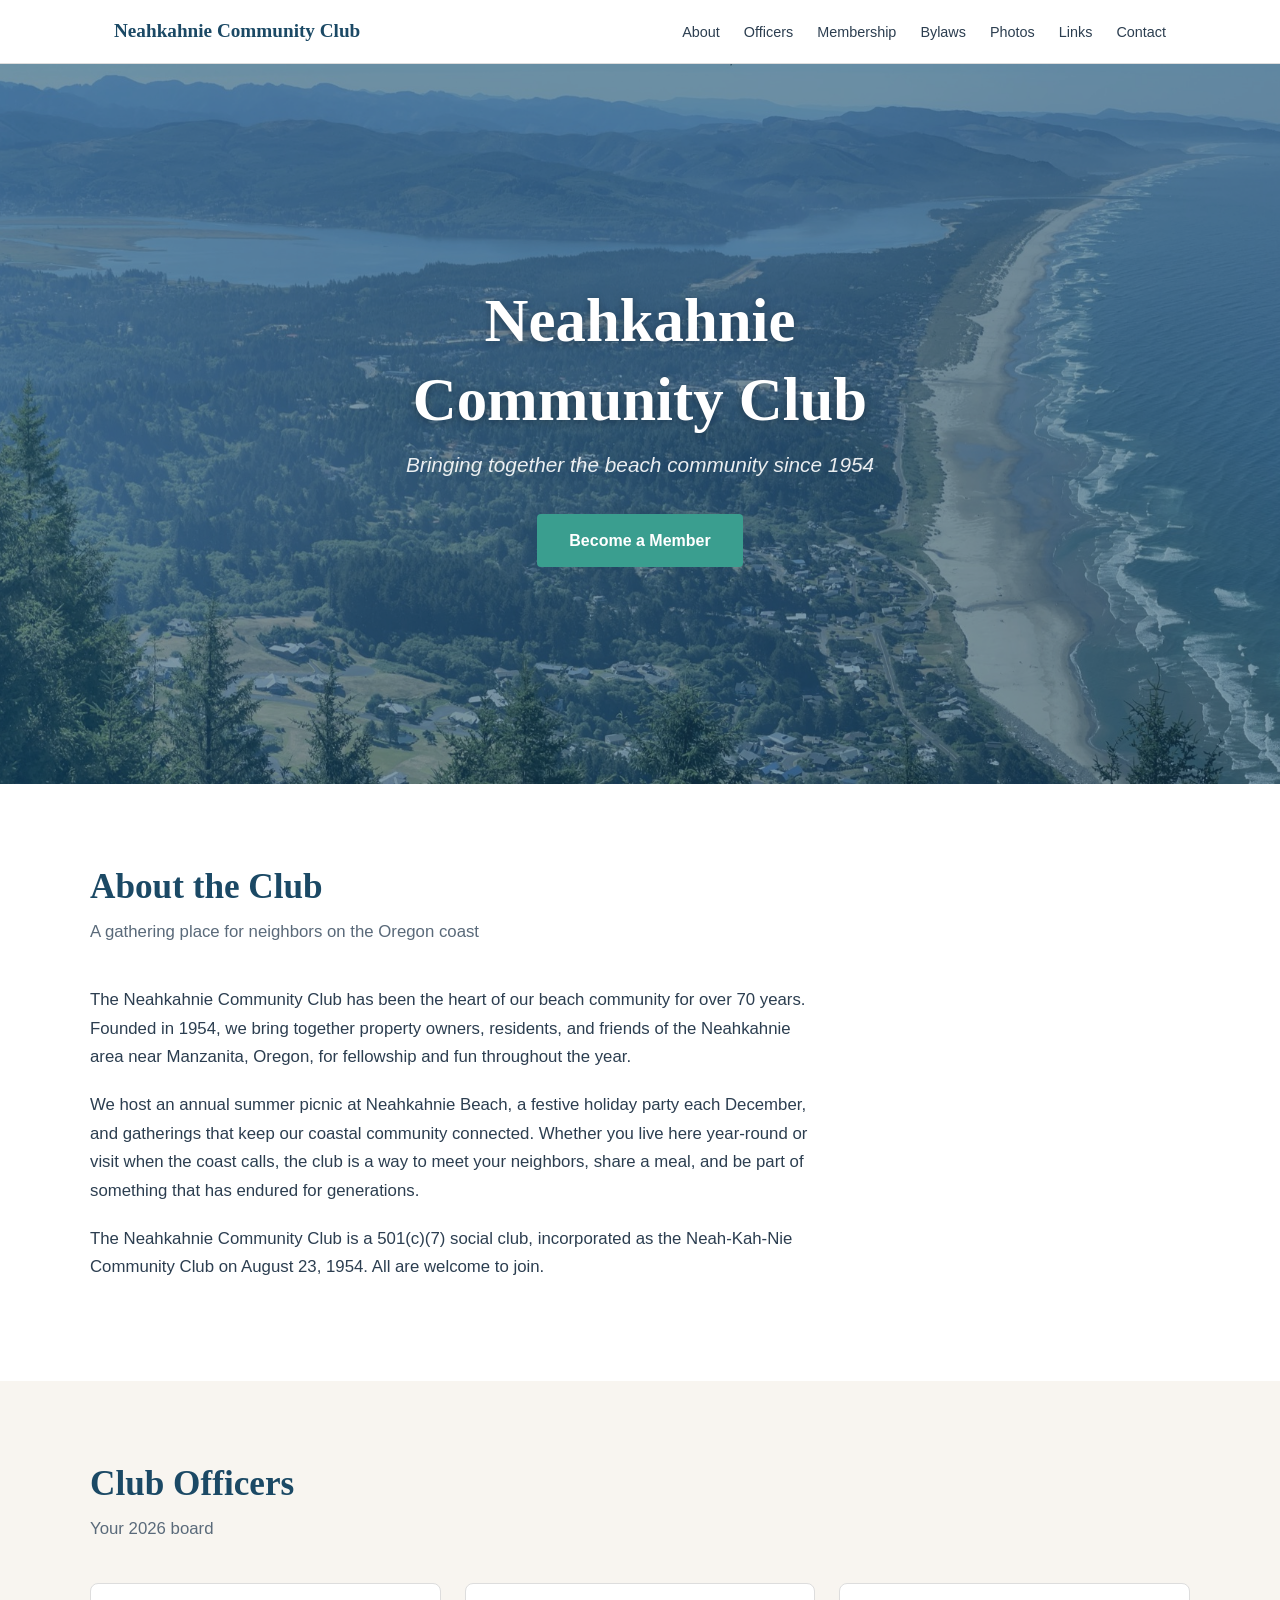
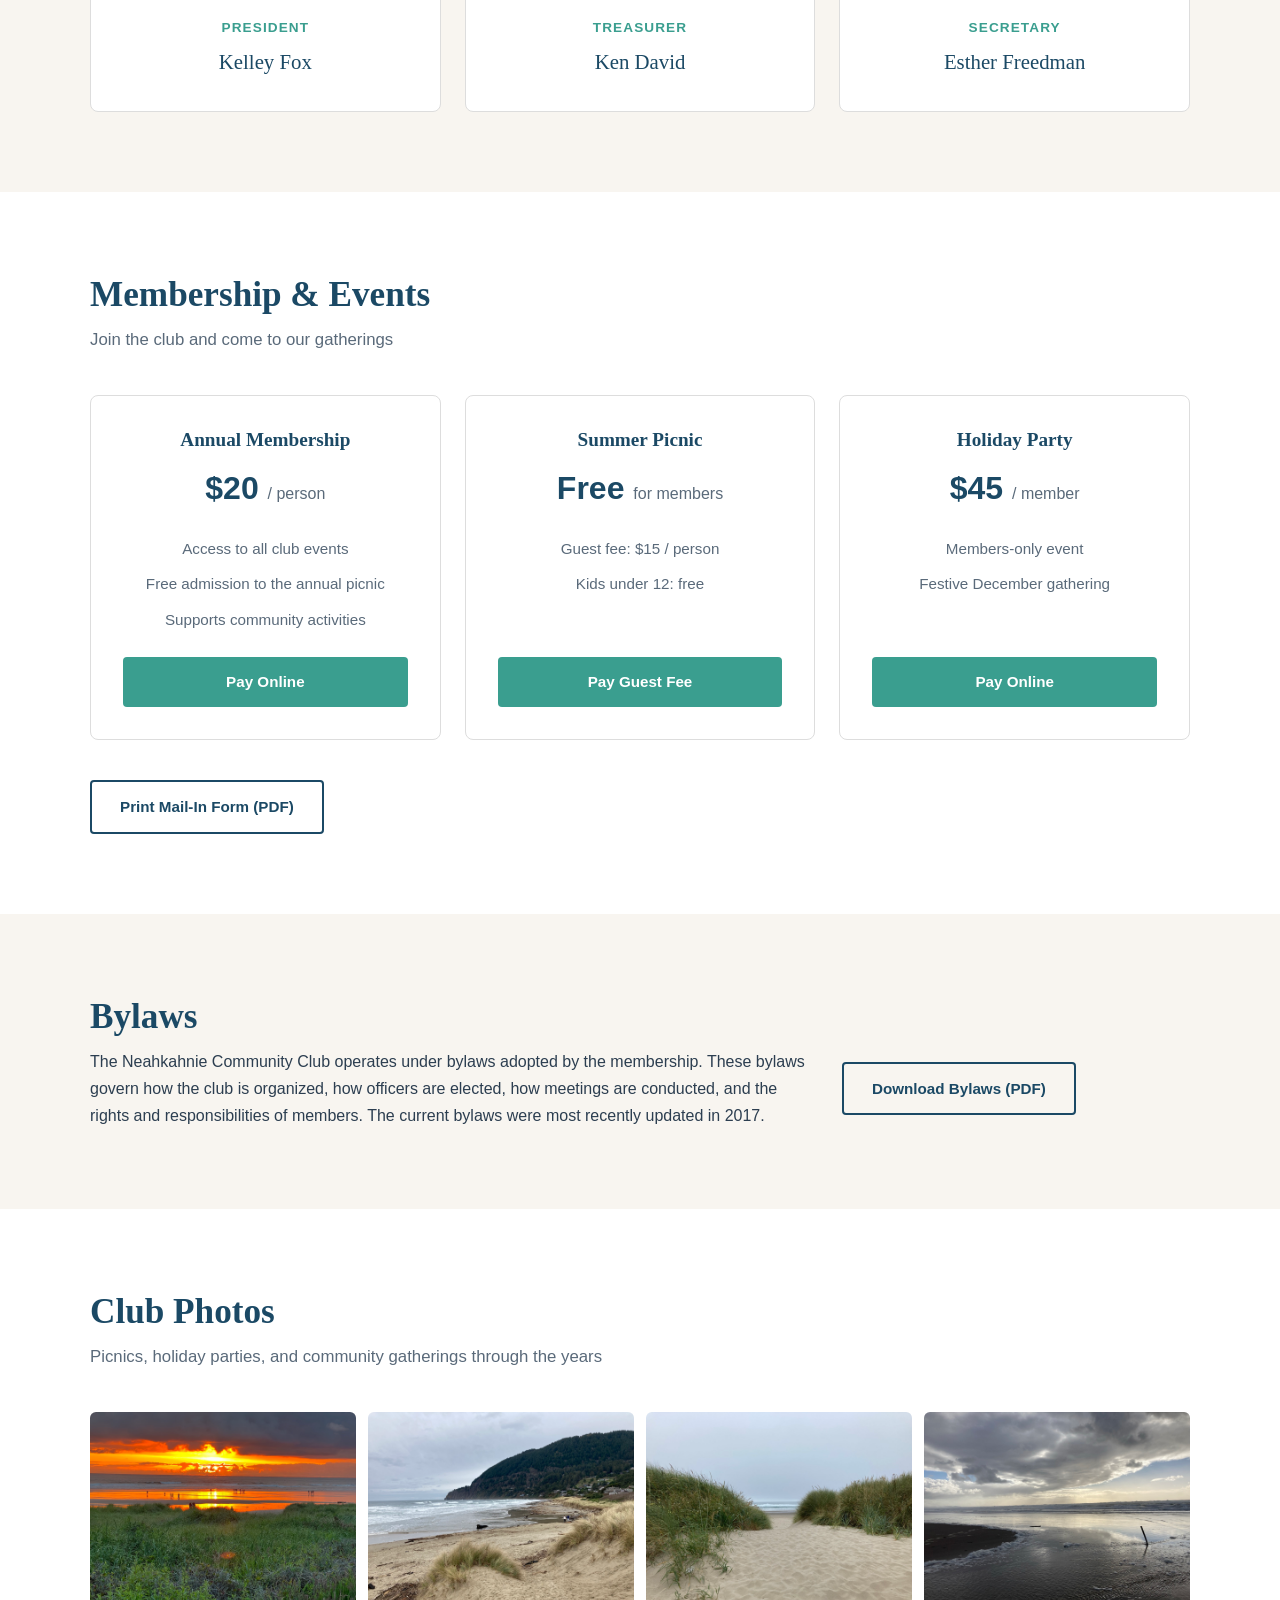
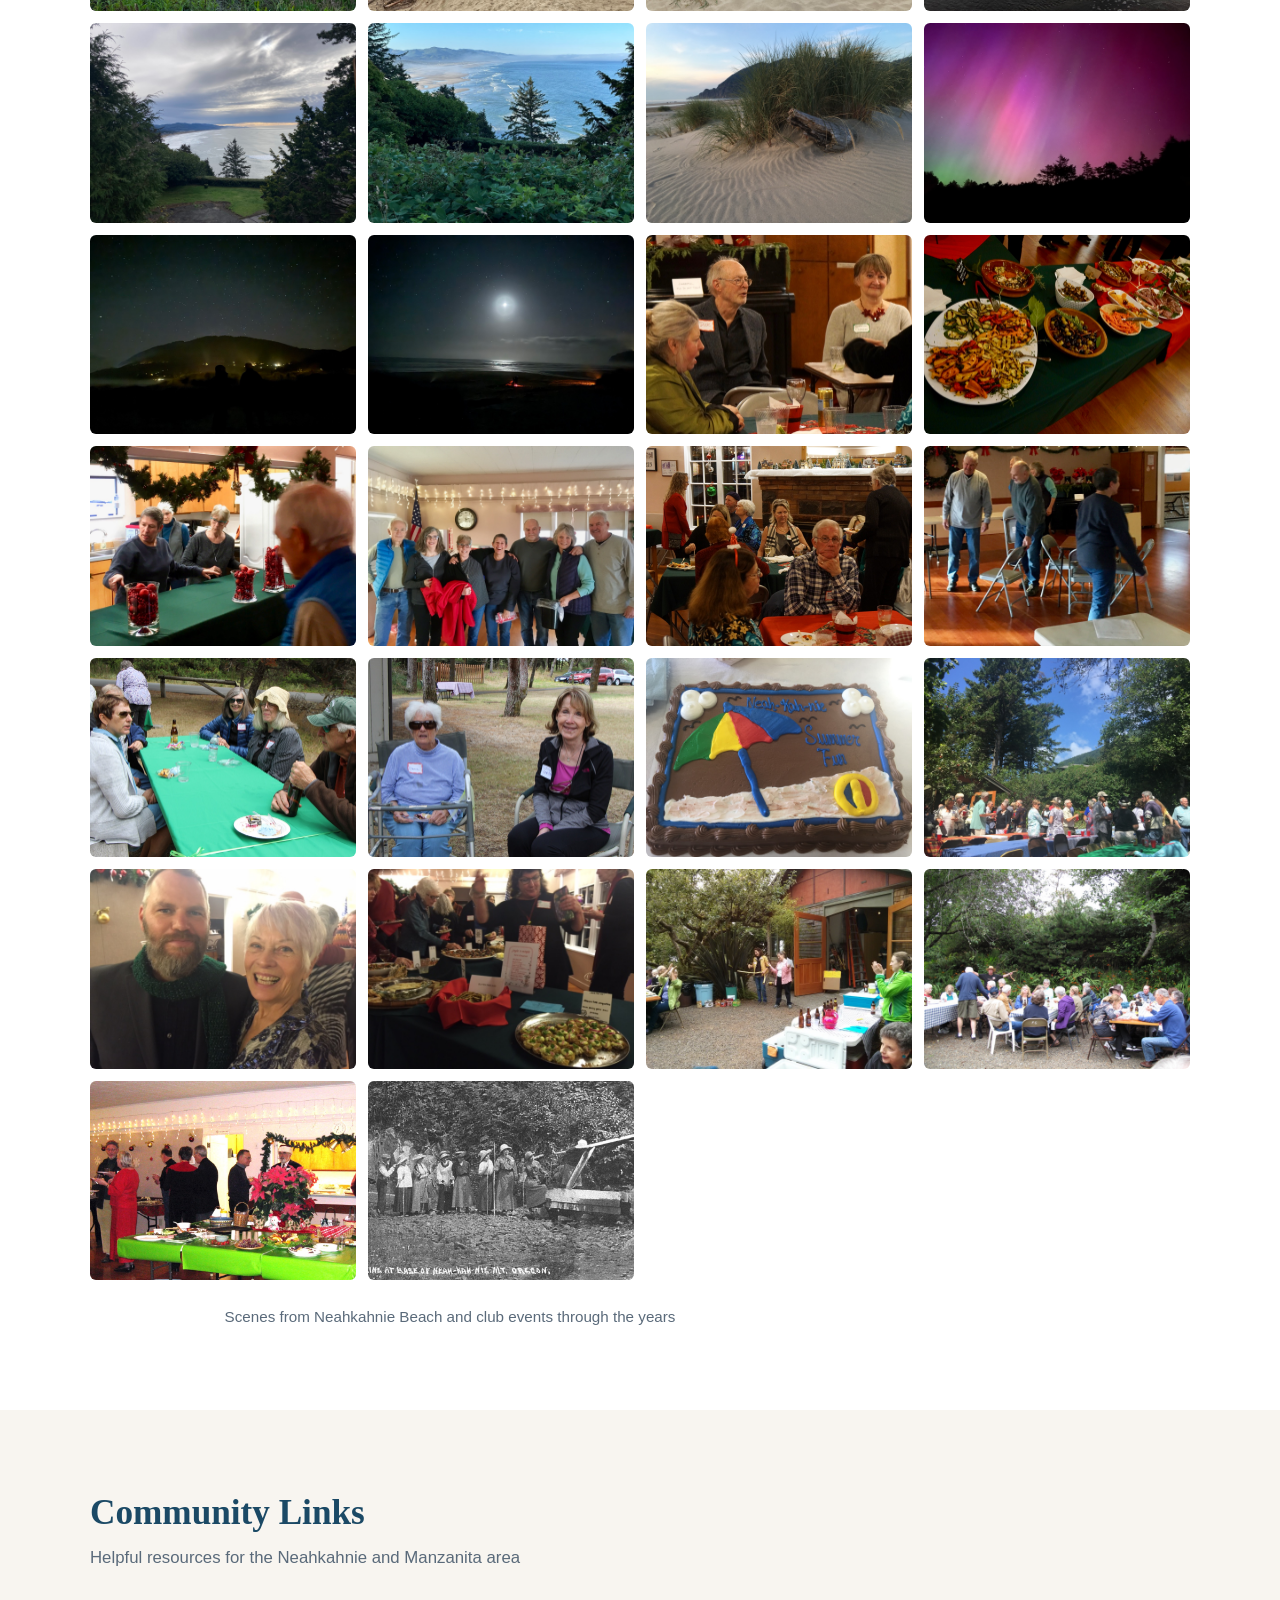
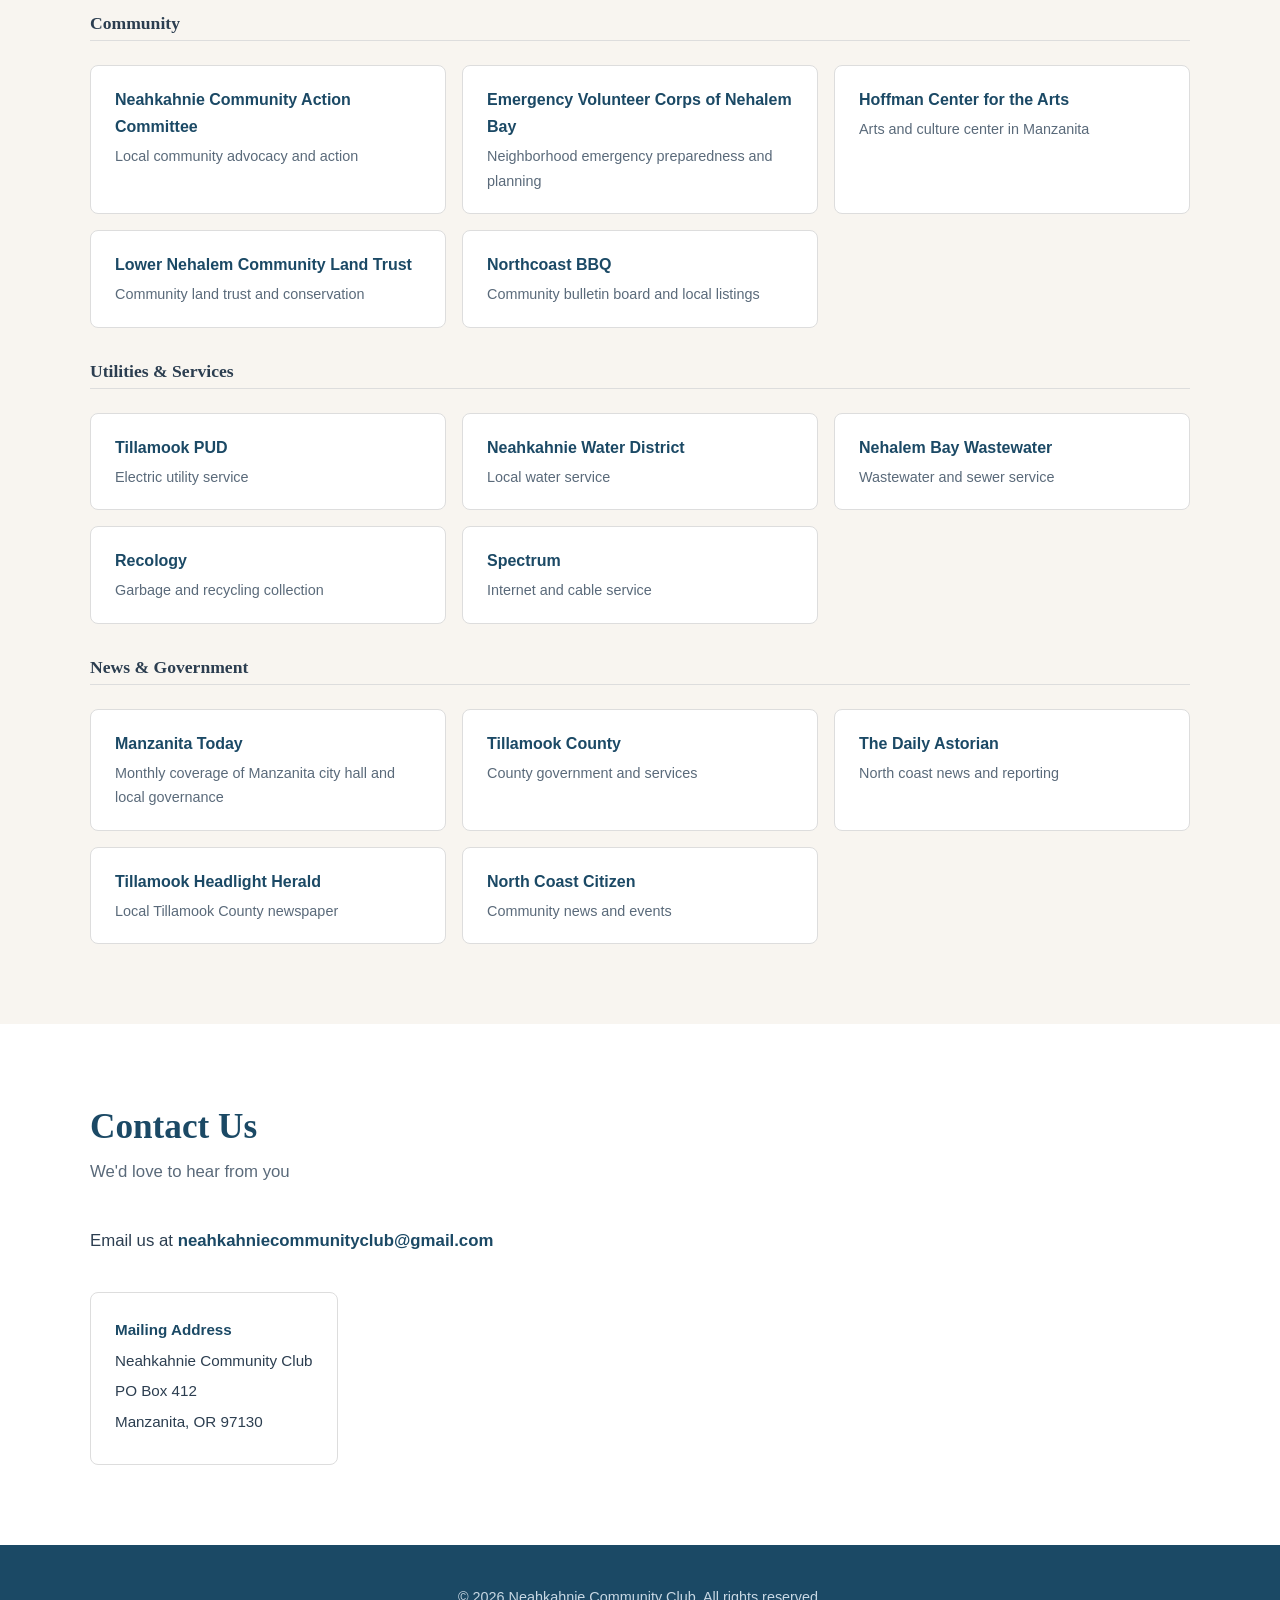
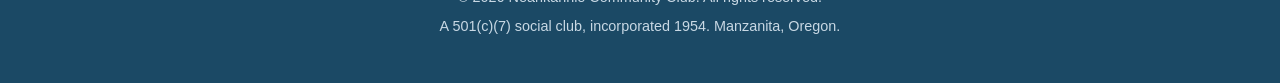
<file: index.html>
<!DOCTYPE html>
<html lang="en">
<head>
  <meta charset="UTF-8">
  <meta name="viewport" content="width=device-width, initial-scale=1.0">
  <title>Neahkahnie Community Club</title>
  <meta name="description" content="The Neahkahnie Community Club is a community club for property owners and residents of the Neahkahnie area near Manzanita, Oregon. Join us for picnics, holiday parties, and community gatherings.">
  <link rel="icon" href="favicon.ico">
  <link rel="stylesheet" href="css/styles.css">
</head>
<body>

  <!-- Navigation -->
  <nav class="nav" role="navigation" aria-label="Main navigation">
    <div class="nav-inner">
      <a href="#" class="nav-logo">Neahkahnie Community Club</a>
      <button class="nav-toggle" aria-label="Toggle navigation" aria-expanded="false" onclick="document.querySelector('.nav-links').classList.toggle('open'); this.setAttribute('aria-expanded', this.getAttribute('aria-expanded') === 'true' ? 'false' : 'true')">
        <svg viewBox="0 0 24 24" aria-hidden="true"><path d="M3 6h18M3 12h18M3 18h18" stroke-linecap="round"/></svg>
      </button>
      <ul class="nav-links">
        <li><a href="#about">About</a></li>
        <li><a href="#officers">Officers</a></li>
        <li><a href="#membership">Membership</a></li>
        <li><a href="#bylaws">Bylaws</a></li>
        <li><a href="#photos">Photos</a></li>
        <li><a href="#links">Links</a></li>
        <li><a href="#contact">Contact</a></li>
      </ul>
    </div>
  </nav>

  <!-- Hero -->
  <header class="hero">
    <div class="hero-content">
      <h1>Neahkahnie Community Club</h1>
      <p class="tagline">Bringing together the beach community since 1954</p>
      <a href="#membership" class="btn">Become a Member</a>
    </div>
  </header>

  <!-- About -->
  <section id="about" class="section">
    <div class="section-inner">
      <h2>About the Club</h2>
      <p class="section-subtitle">A gathering place for neighbors on the Oregon coast</p>
      <div class="about-text">
        <p>The Neahkahnie Community Club has been the heart of our beach community for over 70 years. Founded in 1954, we bring together property owners, residents, and friends of the Neahkahnie area near Manzanita, Oregon, for fellowship and fun throughout the year.</p>
        <p>We host an annual summer picnic at Neahkahnie Beach, a festive holiday party each December, and gatherings that keep our coastal community connected. Whether you live here year-round or visit when the coast calls, the club is a way to meet your neighbors, share a meal, and be part of something that has endured for generations.</p>
        <p>The Neahkahnie Community Club is a 501(c)(7) social club, incorporated as the Neah-Kah-Nie Community Club on August 23, 1954. All are welcome to join.</p>
      </div>
    </div>
  </section>

  <!-- Officers -->
  <section id="officers" class="section section-alt">
    <div class="section-inner">
      <h2>Club Officers</h2>
      <p class="section-subtitle">Your 2026 board</p>
      <div class="officers-grid">
        <div class="officer-card">
          <p class="role">President</p>
          <p class="name">Kelley Fox</p>
        </div>
        <div class="officer-card">
          <p class="role">Treasurer</p>
          <p class="name">Ken David</p>
        </div>
        <div class="officer-card">
          <p class="role">Secretary</p>
          <p class="name">Esther Freedman</p>
        </div>
      </div>
    </div>
  </section>

  <!-- Membership -->
  <section id="membership" class="section">
    <div class="section-inner">
      <h2>Membership &amp; Events</h2>
      <p class="section-subtitle">Join the club and come to our gatherings</p>
      <div class="pricing-grid">
        <div class="price-card">
          <h3>Annual Membership</h3>
          <p class="price">$20 <span class="price-unit">/ person</span></p>
          <ul class="details">
            <li>Access to all club events</li>
            <li>Free admission to the annual picnic</li>
            <li>Supports community activities</li>
          </ul>
          <a href="https://buy.stripe.com/3cI14ncNXg4Ff100Ai83C03" class="btn-primary price-card-btn" target="_blank" rel="noopener">Pay Online</a>
        </div>
        <div class="price-card">
          <h3>Summer Picnic</h3>
          <p class="price">Free <span class="price-unit">for members</span></p>
          <ul class="details">
            <li>Guest fee: $15 / person</li>
            <li>Kids under 12: free</li>
          </ul>
          <a href="https://buy.stripe.com/9B6cN5cNX4lX0663Mu83C01" class="btn-primary price-card-btn" target="_blank" rel="noopener">Pay Guest Fee</a>
        </div>
        <div class="price-card">
          <h3>Holiday Party</h3>
          <p class="price">$45 <span class="price-unit">/ member</span></p>
          <ul class="details">
            <li>Members-only event</li>
            <li>Festive December gathering</li>
          </ul>
          <a href="https://buy.stripe.com/7sY3cv15f19LaKK96O83C02" class="btn-primary price-card-btn" target="_blank" rel="noopener">Pay Online</a>
        </div>
      </div>
      <div class="membership-actions">
        <a href="membership-form.html" class="btn-outline">Print Mail-In Form (PDF)</a>
      </div>
    </div>
  </section>

  <!-- Bylaws -->
  <section id="bylaws" class="section section-alt">
    <div class="section-inner">
      <h2>Bylaws</h2>
      <div class="bylaws-content">
        <p>The Neahkahnie Community Club operates under bylaws adopted by the membership. These bylaws govern how the club is organized, how officers are elected, how meetings are conducted, and the rights and responsibilities of members. The current bylaws were most recently updated in 2017.</p>
        <a href="assets/bylaws-2017.pdf" class="btn-outline" target="_blank" rel="noopener">Download Bylaws (PDF)</a>
      </div>
    </div>
  </section>

  <!-- Photos -->
  <section id="photos" class="section">
    <div class="section-inner">
      <h2>Club Photos</h2>
      <p class="section-subtitle">Picnics, holiday parties, and community gatherings through the years</p>
      <div class="gallery-grid">
        <div class="gallery-item">
          <img src="photos/IMG_1591.jpg" alt="Sunset reflected on Neahkahnie Beach" loading="lazy">
        </div>
        <div class="gallery-item">
          <img src="photos/IMG_2857.jpg" alt="Neahkahnie Beach looking toward the mountain" loading="lazy">
        </div>
        <div class="gallery-item">
          <img src="photos/IMG_3020.jpg" alt="Path through the dunes to the ocean" loading="lazy">
        </div>
        <div class="gallery-item">
          <img src="photos/IMG_3000.jpg" alt="Dramatic clouds over the beach" loading="lazy">
        </div>
        <div class="gallery-item">
          <img src="photos/IMG_2109.jpg" alt="Coastal overlook with clouds and ocean" loading="lazy">
        </div>
        <div class="gallery-item">
          <img src="photos/IMG_2146.jpg" alt="Beach view through the trees" loading="lazy">
        </div>
        <div class="gallery-item">
          <img src="photos/IMG-3010.jpg" alt="Dune grass and sand ripples" loading="lazy">
        </div>
        <div class="gallery-item">
          <img src="photos/IMG_8491.jpg" alt="Northern lights over Neahkahnie" loading="lazy">
        </div>
        <div class="gallery-item">
          <img src="photos/IMG_2706.jpg" alt="Starry night sky over the coast" loading="lazy">
        </div>
        <div class="gallery-item">
          <img src="photos/IMG_2705.jpg" alt="Moonlit beach at night" loading="lazy">
        </div>
        <div class="gallery-item">
          <img src="photos/holiday-2019-01.jpg" alt="Holiday Party 2019" loading="lazy">
        </div>
        <div class="gallery-item">
          <img src="photos/holiday-2019-02.jpg" alt="Holiday Party 2019" loading="lazy">
        </div>
        <div class="gallery-item">
          <img src="photos/holiday-2019-03.jpg" alt="Holiday Party 2019" loading="lazy">
        </div>
        <div class="gallery-item">
          <img src="photos/holiday-2019-04.jpg" alt="Holiday Party 2019" loading="lazy">
        </div>
        <div class="gallery-item">
          <img src="photos/holiday-2019-05.jpg" alt="Holiday Party 2019" loading="lazy">
        </div>
        <div class="gallery-item">
          <img src="photos/holiday-2019-06.jpg" alt="Holiday Party 2019" loading="lazy">
        </div>
        <div class="gallery-item">
          <img src="photos/picnic-2016-01.jpg" alt="Summer Picnic 2016" loading="lazy">
        </div>
        <div class="gallery-item">
          <img src="photos/picnic-2016-02.jpg" alt="Summer Picnic 2016" loading="lazy">
        </div>
        <div class="gallery-item">
          <img src="photos/picnic-2015-01.jpg" alt="Summer Picnic 2015" loading="lazy">
        </div>
        <div class="gallery-item">
          <img src="photos/picnic-2015-02.jpg" alt="Summer Picnic 2015" loading="lazy">
        </div>
        <div class="gallery-item">
          <img src="photos/holiday-2015-01.jpg" alt="Holiday Party 2015" loading="lazy">
        </div>
        <div class="gallery-item">
          <img src="photos/holiday-2015-02.jpg" alt="Holiday Party 2015" loading="lazy">
        </div>
        <div class="gallery-item">
          <img src="photos/picnic-2013-01.jpg" alt="Summer Picnic 2013" loading="lazy">
        </div>
        <div class="gallery-item">
          <img src="photos/picnic-2009-01.jpg" alt="Summer Picnic 2009" loading="lazy">
        </div>
        <div class="gallery-item">
          <img src="photos/holiday-2009-01.jpg" alt="Holiday Party 2009" loading="lazy">
        </div>
        <div class="gallery-item">
          <img src="photos/historic.jpg" alt="Historic Neahkahnie" loading="lazy">
        </div>
      </div>
      <p class="gallery-caption">Scenes from Neahkahnie Beach and club events through the years</p>
    </div>
  </section>

  <!-- Community Links -->
  <section id="links" class="section section-alt">
    <div class="section-inner">
      <h2>Community Links</h2>
      <p class="section-subtitle">Helpful resources for the Neahkahnie and Manzanita area</p>

      <h3 class="links-heading">Community</h3>
      <div class="links-grid">
        <a href="https://www.nkncac.org" class="link-card" target="_blank" rel="noopener">
          <p class="link-name">Neahkahnie Community Action Committee</p>
          <p class="link-desc">Local community advocacy and action</p>
        </a>
        <a href="https://evcnb.org" class="link-card" target="_blank" rel="noopener">
          <p class="link-name">Emergency Volunteer Corps of Nehalem Bay</p>
          <p class="link-desc">Neighborhood emergency preparedness and planning</p>
        </a>
        <a href="https://hoffmanarts.org" class="link-card" target="_blank" rel="noopener">
          <p class="link-name">Hoffman Center for the Arts</p>
          <p class="link-desc">Arts and culture center in Manzanita</p>
        </a>
        <a href="https://www.nehalemtrust.org/" class="link-card" target="_blank" rel="noopener">
          <p class="link-name">Lower Nehalem Community Land Trust</p>
          <p class="link-desc">Community land trust and conservation</p>
        </a>
        <a href="https://www.northcoastbbq.com/current-listing/" class="link-card" target="_blank" rel="noopener">
          <p class="link-name">Northcoast BBQ</p>
          <p class="link-desc">Community bulletin board and local listings</p>
        </a>
      </div>

      <h3 class="links-heading">Utilities &amp; Services</h3>
      <div class="links-grid">
        <a href="https://www.tpud.org" class="link-card" target="_blank" rel="noopener">
          <p class="link-name">Tillamook PUD</p>
          <p class="link-desc">Electric utility service</p>
        </a>
        <a href="https://www.nknwd.org" class="link-card" target="_blank" rel="noopener">
          <p class="link-name">Neahkahnie Water District</p>
          <p class="link-desc">Local water service</p>
        </a>
        <a href="https://www.nbwaor.gov" class="link-card" target="_blank" rel="noopener">
          <p class="link-name">Nehalem Bay Wastewater</p>
          <p class="link-desc">Wastewater and sewer service</p>
        </a>
        <a href="https://www.recology.com/recology-western-oregon/tillamook/" class="link-card" target="_blank" rel="noopener">
          <p class="link-name">Recology</p>
          <p class="link-desc">Garbage and recycling collection</p>
        </a>
        <a href="https://www.spectrum.net" class="link-card" target="_blank" rel="noopener">
          <p class="link-name">Spectrum</p>
          <p class="link-desc">Internet and cable service</p>
        </a>
      </div>

      <h3 class="links-heading">News &amp; Government</h3>
      <div class="links-grid">
        <a href="https://www.manzanitatoday.com" class="link-card" target="_blank" rel="noopener">
          <p class="link-name">Manzanita Today</p>
          <p class="link-desc">Monthly coverage of Manzanita city hall and local governance</p>
        </a>
        <a href="https://www.co.tillamook.or.us/" class="link-card" target="_blank" rel="noopener">
          <p class="link-name">Tillamook County</p>
          <p class="link-desc">County government and services</p>
        </a>
        <a href="https://www.dailyastorian.com/" class="link-card" target="_blank" rel="noopener">
          <p class="link-name">The Daily Astorian</p>
          <p class="link-desc">North coast news and reporting</p>
        </a>
        <a href="https://www.tillamookheadlightherald.com/" class="link-card" target="_blank" rel="noopener">
          <p class="link-name">Tillamook Headlight Herald</p>
          <p class="link-desc">Local Tillamook County newspaper</p>
        </a>
        <a href="https://northcoastcitizen.com/" class="link-card" target="_blank" rel="noopener">
          <p class="link-name">North Coast Citizen</p>
          <p class="link-desc">Community news and events</p>
        </a>
      </div>
    </div>
  </section>

  <!-- Contact -->
  <section id="contact" class="section">
    <div class="section-inner">
      <h2>Contact Us</h2>
      <p class="section-subtitle">We'd love to hear from you</p>
      <div class="contact-info">
        <p>Email us at <a href="mailto:neahkahniecommunityclub@gmail.com">neahkahniecommunityclub@gmail.com</a></p>
        <div class="contact-address">
          <p class="label">Mailing Address</p>
          <p>Neahkahnie Community Club</p>
          <p>PO Box 412</p>
          <p>Manzanita, OR 97130</p>
        </div>
      </div>
    </div>
  </section>

  <!-- Footer -->
  <footer class="footer">
    <p>&copy; 2026 Neahkahnie Community Club. All rights reserved.</p>
    <p>A 501(c)(7) social club, incorporated 1954. Manzanita, Oregon.</p>
  </footer>

</body>
</html>
</file>
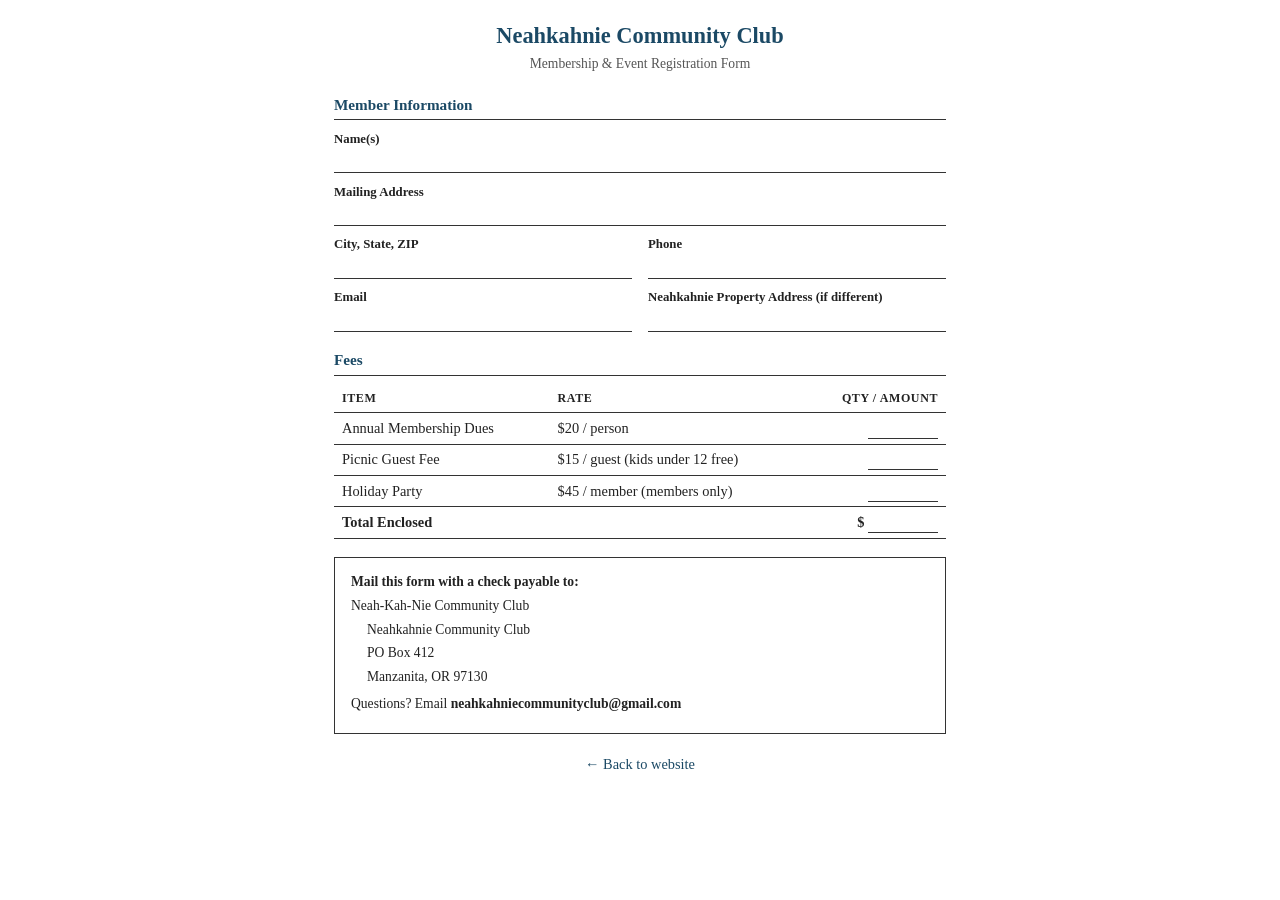
<file: membership-form.html>
<!DOCTYPE html>
<html lang="en">
<head>
  <meta charset="UTF-8">
  <meta name="viewport" content="width=device-width, initial-scale=1.0">
  <title>Membership Form - Neahkahnie Community Club</title>
  <link rel="icon" href="favicon.ico">
  <style>
    :root {
      --text: #222;
      --bg: #fff;
      --border: #333;
      --muted: #555;
      --accent: #1b4965;
    }
    @media (prefers-color-scheme: dark) {
      :root {
        --text: #e0e0e0;
        --bg: #121225;
        --border: #777;
        --muted: #aaa;
        --accent: #5ba3c9;
      }
    }
    @media print {
      :root {
        --text: #000;
        --bg: #fff;
        --border: #000;
        --muted: #333;
        --accent: #000;
      }
    }

    * { box-sizing: border-box; margin: 0; padding: 0; }

    body {
      font-family: Georgia, 'Times New Roman', serif;
      color: var(--text);
      background: var(--bg);
      max-width: 660px;
      margin: 0 auto;
      padding: 1.25rem 1.5rem;
      line-height: 1.45;
      font-size: 0.95rem;
    }

    h1 {
      font-size: 1.4rem;
      text-align: center;
      margin-bottom: 0.1rem;
      color: var(--accent);
    }

    .subtitle {
      text-align: center;
      color: var(--muted);
      font-size: 0.85rem;
      margin-bottom: 1.25rem;
    }

    h2 {
      font-size: 0.95rem;
      border-bottom: 1px solid var(--border);
      padding-bottom: 0.2rem;
      margin-top: 1.1rem;
      margin-bottom: 0.6rem;
      color: var(--accent);
    }

    .form-row {
      display: flex;
      gap: 1rem;
      margin-bottom: 0.6rem;
    }

    .form-field { flex: 1; }

    .form-field label {
      display: block;
      font-size: 0.8rem;
      font-weight: bold;
      margin-bottom: 0.15rem;
    }

    .form-field .line {
      border-bottom: 1px solid var(--border);
      height: 1.4rem;
    }

    .fee-table {
      width: 100%;
      border-collapse: collapse;
      margin-bottom: 0.5rem;
      font-size: 0.9rem;
    }

    .fee-table th, .fee-table td {
      text-align: left;
      padding: 0.3rem 0.5rem;
      border-bottom: 1px solid var(--border);
    }

    .fee-table th {
      font-size: 0.75rem;
      text-transform: uppercase;
      letter-spacing: 0.05em;
    }

    .fee-table .amount { text-align: right; white-space: nowrap; }
    .fee-table .total-row { font-weight: bold; }

    .fee-table .write-line {
      border-bottom: 1px solid var(--border);
      display: inline-block;
      width: 70px;
      height: 1rem;
      vertical-align: bottom;
    }

    .instructions {
      margin-top: 1.1rem;
      padding: 0.9rem 1rem;
      border: 1px solid var(--border);
      font-size: 0.85rem;
      line-height: 1.4;
    }

    .instructions p { margin-bottom: 0.3rem; }
    .instructions strong { display: block; margin-bottom: 0.3rem; }
    .address-block { padding-left: 1rem; }

    .back-link {
      text-align: center;
      margin-top: 1.25rem;
      font-size: 0.9rem;
    }

    .back-link a {
      color: var(--accent);
      text-decoration: none;
    }

    .back-link a:hover { text-decoration: underline; }

    @media print {
      .back-link { display: none; }
      body { padding: 0.4in 0.5in; }
    }

    @media (max-width: 500px) {
      .form-row { flex-direction: column; gap: 0.4rem; }
    }
  </style>
</head>
<body>

  <h1>Neahkahnie Community Club</h1>
  <p class="subtitle">Membership &amp; Event Registration Form</p>

  <h2>Member Information</h2>

  <div class="form-row">
    <div class="form-field">
      <label>Name(s)</label>
      <div class="line"></div>
    </div>
  </div>

  <div class="form-row">
    <div class="form-field">
      <label>Mailing Address</label>
      <div class="line"></div>
    </div>
  </div>

  <div class="form-row">
    <div class="form-field">
      <label>City, State, ZIP</label>
      <div class="line"></div>
    </div>
    <div class="form-field">
      <label>Phone</label>
      <div class="line"></div>
    </div>
  </div>

  <div class="form-row">
    <div class="form-field">
      <label>Email</label>
      <div class="line"></div>
    </div>
    <div class="form-field">
      <label>Neahkahnie Property Address (if different)</label>
      <div class="line"></div>
    </div>
  </div>

  <h2>Fees</h2>

  <table class="fee-table">
    <thead>
      <tr>
        <th>Item</th>
        <th>Rate</th>
        <th class="amount">Qty / Amount</th>
      </tr>
    </thead>
    <tbody>
      <tr>
        <td>Annual Membership Dues</td>
        <td>$20 / person</td>
        <td class="amount"><span class="write-line"></span></td>
      </tr>
      <tr>
        <td>Picnic Guest Fee</td>
        <td>$15 / guest (kids under 12 free)</td>
        <td class="amount"><span class="write-line"></span></td>
      </tr>
      <tr>
        <td>Holiday Party</td>
        <td>$45 / member (members only)</td>
        <td class="amount"><span class="write-line"></span></td>
      </tr>
      <tr class="total-row">
        <td colspan="2">Total Enclosed</td>
        <td class="amount">$ <span class="write-line"></span></td>
      </tr>
    </tbody>
  </table>

  <div class="instructions">
    <strong>Mail this form with a check payable to:</strong>
    <p>Neah-Kah-Nie Community Club</p>
    <div class="address-block">
      <p>Neahkahnie Community Club</p>
      <p>PO Box 412</p>
      <p>Manzanita, OR 97130</p>
    </div>
    <p style="margin-top: 0.5rem;">Questions? Email <strong style="display: inline;">neahkahniecommunityclub@gmail.com</strong></p>
  </div>

  <div class="back-link">
    <a href="index.html">&larr; Back to website</a>
  </div>

</body>
</html>
</file>
<file: css/styles.css>
/* ===== CSS Custom Properties ===== */
:root {
  --color-ocean: #1b4965;
  --color-ocean-light: #2d6a8f;
  --color-sea-foam: #3a9e8f;
  --color-sea-foam-light: #5bc0b0;
  --color-sand: #f5efe6;
  --color-sand-dark: #e8ddd0;
  --color-driftwood: #6b7b8d;
  --color-white: #ffffff;
  --color-text: #2c3e50;
  --color-text-light: #5a6a7a;
  --color-border: #ddd;
  --color-bg: #ffffff;
  --color-bg-alt: #f8f5f0;
  --color-card-bg: #ffffff;
  --color-card-shadow: rgba(0, 0, 0, 0.08);
  --color-hero-overlay: rgba(27, 73, 101, 0.55);
  --color-nav-bg: rgba(255, 255, 255, 0.95);
  --color-nav-text: #2c3e50;
  --color-footer-bg: #1b4965;
  --color-footer-text: #c8d8e4;
  --font-heading: 'Georgia', 'Times New Roman', serif;
  --font-body: -apple-system, BlinkMacSystemFont, 'Segoe UI', Roboto, 'Helvetica Neue', Arial, sans-serif;
  --max-width: 1100px;
  --nav-height: 64px;
}

/* ===== Dark Mode ===== */
@media (prefers-color-scheme: dark) {
  :root {
    --color-ocean: #5ba3c9;
    --color-ocean-light: #7bbfe0;
    --color-sea-foam: #5bc0b0;
    --color-sea-foam-light: #7dd4c7;
    --color-sand: #1a1a2e;
    --color-sand-dark: #16213e;
    --color-driftwood: #9aa8b8;
    --color-white: #0f0f1a;
    --color-text: #e0e0e0;
    --color-text-light: #a0aab4;
    --color-border: #333;
    --color-bg: #121225;
    --color-bg-alt: #1a1a2e;
    --color-card-bg: #1e1e36;
    --color-card-shadow: rgba(0, 0, 0, 0.3);
    --color-hero-overlay: rgba(10, 30, 50, 0.65);
    --color-nav-bg: rgba(18, 18, 37, 0.95);
    --color-nav-text: #e0e0e0;
    --color-footer-bg: #0a0a1a;
    --color-footer-text: #8899aa;
  }
}

/* ===== Reset & Base ===== */
*, *::before, *::after {
  box-sizing: border-box;
  margin: 0;
  padding: 0;
}

html {
  scroll-behavior: smooth;
  scroll-padding-top: var(--nav-height);
}

body {
  font-family: var(--font-body);
  color: var(--color-text);
  background: var(--color-bg);
  line-height: 1.7;
  -webkit-font-smoothing: antialiased;
}

img {
  max-width: 100%;
  height: auto;
  display: block;
}

a {
  color: var(--color-ocean);
  text-decoration: none;
}

a:hover {
  color: var(--color-sea-foam);
}

h1, h2, h3, h4 {
  font-family: var(--font-heading);
  color: var(--color-ocean);
  line-height: 1.3;
}

/* ===== Navigation ===== */
.nav {
  position: fixed;
  top: 0;
  left: 0;
  right: 0;
  height: var(--nav-height);
  background: var(--color-nav-bg);
  backdrop-filter: blur(10px);
  -webkit-backdrop-filter: blur(10px);
  border-bottom: 1px solid var(--color-border);
  z-index: 1000;
  display: flex;
  align-items: center;
  justify-content: center;
}

.nav-inner {
  width: 100%;
  max-width: var(--max-width);
  padding: 0 1.5rem;
  display: flex;
  align-items: center;
  justify-content: space-between;
}

.nav-logo {
  font-family: var(--font-heading);
  font-size: 1.2rem;
  font-weight: 700;
  color: var(--color-ocean);
  white-space: nowrap;
}

.nav-links {
  display: flex;
  gap: 1.5rem;
  list-style: none;
  flex-wrap: wrap;
  justify-content: flex-end;
}

.nav-links a {
  color: var(--color-nav-text);
  font-size: 0.9rem;
  font-weight: 500;
  transition: color 0.2s;
  white-space: nowrap;
}

.nav-links a:hover {
  color: var(--color-sea-foam);
}

/* Mobile nav toggle */
.nav-toggle {
  display: none;
  background: none;
  border: none;
  cursor: pointer;
  padding: 0.5rem;
  color: var(--color-nav-text);
}

.nav-toggle svg {
  width: 24px;
  height: 24px;
  stroke: currentColor;
  stroke-width: 2;
  fill: none;
}

/* ===== Hero ===== */
.hero {
  position: relative;
  min-height: 80vh;
  display: flex;
  align-items: center;
  justify-content: center;
  text-align: center;
  background: var(--color-ocean) url('../photos/hero.jpg') center/cover no-repeat;
  margin-top: var(--nav-height);
}

.hero::before {
  content: '';
  position: absolute;
  inset: 0;
  background: var(--color-hero-overlay);
}

.hero-content {
  position: relative;
  z-index: 1;
  max-width: 700px;
  padding: 2rem;
}

.hero h1 {
  font-size: clamp(2.2rem, 6vw, 3.8rem);
  color: #ffffff;
  margin-bottom: 0.5rem;
  text-shadow: 0 2px 8px rgba(0,0,0,0.3);
}

.hero .tagline {
  font-size: clamp(1rem, 2.5vw, 1.3rem);
  color: rgba(255, 255, 255, 0.9);
  font-style: italic;
  margin-bottom: 2rem;
}

.hero .btn {
  display: inline-block;
  padding: 0.8rem 2rem;
  background: var(--color-sea-foam);
  color: #fff;
  border-radius: 4px;
  font-weight: 600;
  font-size: 1rem;
  transition: background 0.2s;
}

.hero .btn:hover {
  background: var(--color-sea-foam-light);
  color: #fff;
}

/* ===== Sections ===== */
.section {
  padding: 5rem 1.5rem;
}

.section-alt {
  background: var(--color-bg-alt);
}

.section-inner {
  max-width: var(--max-width);
  margin: 0 auto;
}

.section h2 {
  font-size: clamp(1.6rem, 3vw, 2.2rem);
  margin-bottom: 0.5rem;
}

.section-subtitle {
  color: var(--color-text-light);
  font-size: 1.05rem;
  margin-bottom: 2.5rem;
}

.section p {
  max-width: 720px;
}

/* ===== About ===== */
.about-text p {
  margin-bottom: 1.2rem;
  font-size: 1.05rem;
}

/* ===== Officers ===== */
.officers-grid {
  display: grid;
  grid-template-columns: repeat(auto-fit, minmax(240px, 1fr));
  gap: 1.5rem;
  margin-top: 1.5rem;
}

.officer-card {
  background: var(--color-card-bg);
  border: 1px solid var(--color-border);
  border-radius: 8px;
  padding: 2rem;
  text-align: center;
  transition: box-shadow 0.2s;
}

.officer-card:hover {
  box-shadow: 0 4px 16px var(--color-card-shadow);
}

.officer-card .role {
  font-size: 0.85rem;
  text-transform: uppercase;
  letter-spacing: 0.08em;
  color: var(--color-sea-foam);
  font-weight: 600;
  margin-bottom: 0.3rem;
}

.officer-card .name {
  font-family: var(--font-heading);
  font-size: 1.3rem;
  color: var(--color-ocean);
}

/* ===== Membership / Pricing ===== */
.pricing-grid {
  display: grid;
  grid-template-columns: repeat(auto-fit, minmax(280px, 1fr));
  gap: 1.5rem;
  margin-top: 1.5rem;
}

.price-card {
  background: var(--color-card-bg);
  border: 1px solid var(--color-border);
  border-radius: 8px;
  padding: 2rem;
  text-align: center;
  display: flex;
  flex-direction: column;
}

.price-card .details {
  flex: 1;
}

.price-card h3 {
  font-size: 1.2rem;
  margin-bottom: 0.5rem;
}

.price-card .price {
  font-size: 2rem;
  font-weight: 700;
  color: var(--color-ocean);
  margin-bottom: 0.5rem;
}

.price-card .price-unit {
  font-size: 1rem;
  font-weight: 400;
  color: var(--color-text-light);
}

.price-card .details {
  color: var(--color-text-light);
  font-size: 0.95rem;
  margin-top: 0.5rem;
}

.price-card .details li {
  list-style: none;
  padding: 0.3rem 0;
}

.price-card-btn {
  margin-top: 1.25rem;
  display: inline-block;
}

.membership-actions {
  margin-top: 2.5rem;
  display: flex;
  gap: 1rem;
  flex-wrap: wrap;
}

.btn-primary {
  display: inline-block;
  padding: 0.75rem 1.75rem;
  background: var(--color-sea-foam);
  color: #fff;
  border-radius: 4px;
  font-weight: 600;
  font-size: 0.95rem;
  transition: background 0.2s;
  border: none;
  cursor: pointer;
}

.btn-primary:hover {
  background: var(--color-sea-foam-light);
  color: #fff;
}

.btn-outline {
  display: inline-block;
  padding: 0.75rem 1.75rem;
  background: transparent;
  color: var(--color-ocean);
  border: 2px solid var(--color-ocean);
  border-radius: 4px;
  font-weight: 600;
  font-size: 0.95rem;
  transition: all 0.2s;
  cursor: pointer;
}

.btn-outline:hover {
  background: var(--color-ocean);
  color: #fff;
}

/* ===== Bylaws ===== */
.bylaws-content {
  display: flex;
  align-items: center;
  gap: 2rem;
  flex-wrap: wrap;
}

.bylaws-content p {
  flex: 1;
  min-width: 280px;
}

/* ===== Photo Gallery ===== */
.gallery-grid {
  display: grid;
  grid-template-columns: repeat(auto-fill, minmax(260px, 1fr));
  gap: 0.75rem;
  margin-top: 1.5rem;
}

.gallery-item {
  border-radius: 6px;
  overflow: hidden;
  aspect-ratio: 4 / 3;
  background: var(--color-bg-alt);
}

.gallery-item img {
  width: 100%;
  height: 100%;
  object-fit: cover;
  transition: transform 0.3s;
}

.gallery-item:hover img {
  transform: scale(1.03);
}

.gallery-caption {
  text-align: center;
  margin-top: 1.5rem;
  color: var(--color-text-light);
  font-size: 0.95rem;
}

/* ===== Community Links ===== */
.links-heading {
  font-size: 1.1rem;
  color: var(--color-text);
  margin-top: 2rem;
  margin-bottom: 0.75rem;
  padding-bottom: 0.3rem;
  border-bottom: 1px solid var(--color-border);
}

.links-heading:first-of-type {
  margin-top: 0;
}

.links-grid {
  display: grid;
  grid-template-columns: repeat(auto-fill, minmax(300px, 1fr));
  gap: 1rem;
  margin-top: 1.5rem;
}

.link-card {
  display: block;
  padding: 1.25rem 1.5rem;
  background: var(--color-card-bg);
  border: 1px solid var(--color-border);
  border-radius: 8px;
  transition: box-shadow 0.2s, border-color 0.2s;
}

.link-card:hover {
  border-color: var(--color-sea-foam);
  box-shadow: 0 2px 12px var(--color-card-shadow);
}

.link-card .link-name {
  font-weight: 600;
  color: var(--color-ocean);
  margin-bottom: 0.25rem;
}

.link-card .link-desc {
  font-size: 0.9rem;
  color: var(--color-text-light);
}

/* ===== Contact ===== */
.contact-info {
  margin-top: 1.5rem;
}

.contact-info p {
  margin-bottom: 0.8rem;
  font-size: 1.05rem;
}

.contact-info a {
  font-weight: 600;
}

.contact-address {
  margin-top: 1.5rem;
  padding: 1.5rem;
  background: var(--color-card-bg);
  border: 1px solid var(--color-border);
  border-radius: 8px;
  display: inline-block;
}

.contact-address p {
  margin-bottom: 0.3rem;
  font-size: 0.95rem;
}

.contact-address .label {
  font-weight: 600;
  color: var(--color-ocean);
}

/* ===== Footer ===== */
.footer {
  background: var(--color-footer-bg);
  color: var(--color-footer-text);
  text-align: center;
  padding: 2.5rem 1.5rem;
  font-size: 0.9rem;
}

.footer p {
  margin-bottom: 0.3rem;
  max-width: none;
}

.footer a {
  color: var(--color-sea-foam-light);
}

/* ===== Stripe placeholder ===== */
.stripe-coming-soon {
  display: inline-block;
  padding: 0.75rem 1.75rem;
  background: var(--color-driftwood);
  color: #fff;
  border-radius: 4px;
  font-weight: 600;
  font-size: 0.95rem;
  cursor: default;
  opacity: 0.7;
}

/* ===== Mobile Responsive ===== */
@media (max-width: 960px) {
  .nav-links {
    display: none;
    position: absolute;
    top: var(--nav-height);
    left: 0;
    right: 0;
    flex-direction: column;
    background: var(--color-nav-bg);
    border-bottom: 1px solid var(--color-border);
    padding: 1rem 1.5rem;
    gap: 0.75rem;
  }

  .nav-links.open {
    display: flex;
  }

  .nav-toggle {
    display: block;
  }

  .hero {
    min-height: 60vh;
  }

  .section {
    padding: 3.5rem 1.25rem;
  }

  .gallery-grid {
    grid-template-columns: repeat(auto-fill, minmax(160px, 1fr));
    gap: 0.5rem;
  }

  .pricing-grid {
    grid-template-columns: 1fr;
  }

  .officers-grid {
    grid-template-columns: 1fr 1fr;
  }

  .links-grid {
    grid-template-columns: 1fr;
  }

  .membership-actions {
    flex-direction: column;
  }

  .membership-actions .btn-primary,
  .membership-actions .btn-outline,
  .membership-actions .stripe-coming-soon {
    text-align: center;
  }
}

@media (max-width: 480px) {
  .officers-grid {
    grid-template-columns: 1fr;
  }

  .nav-logo {
    font-size: 1rem;
  }
}

/* ===== Print Styles ===== */
@media print {
  .nav, .hero, .footer, .gallery-grid, .nav-toggle {
    display: none;
  }

  .section {
    padding: 1rem 0;
    break-inside: avoid;
  }

  body {
    font-size: 12pt;
    color: #000;
    background: #fff;
  }
}
</file>
